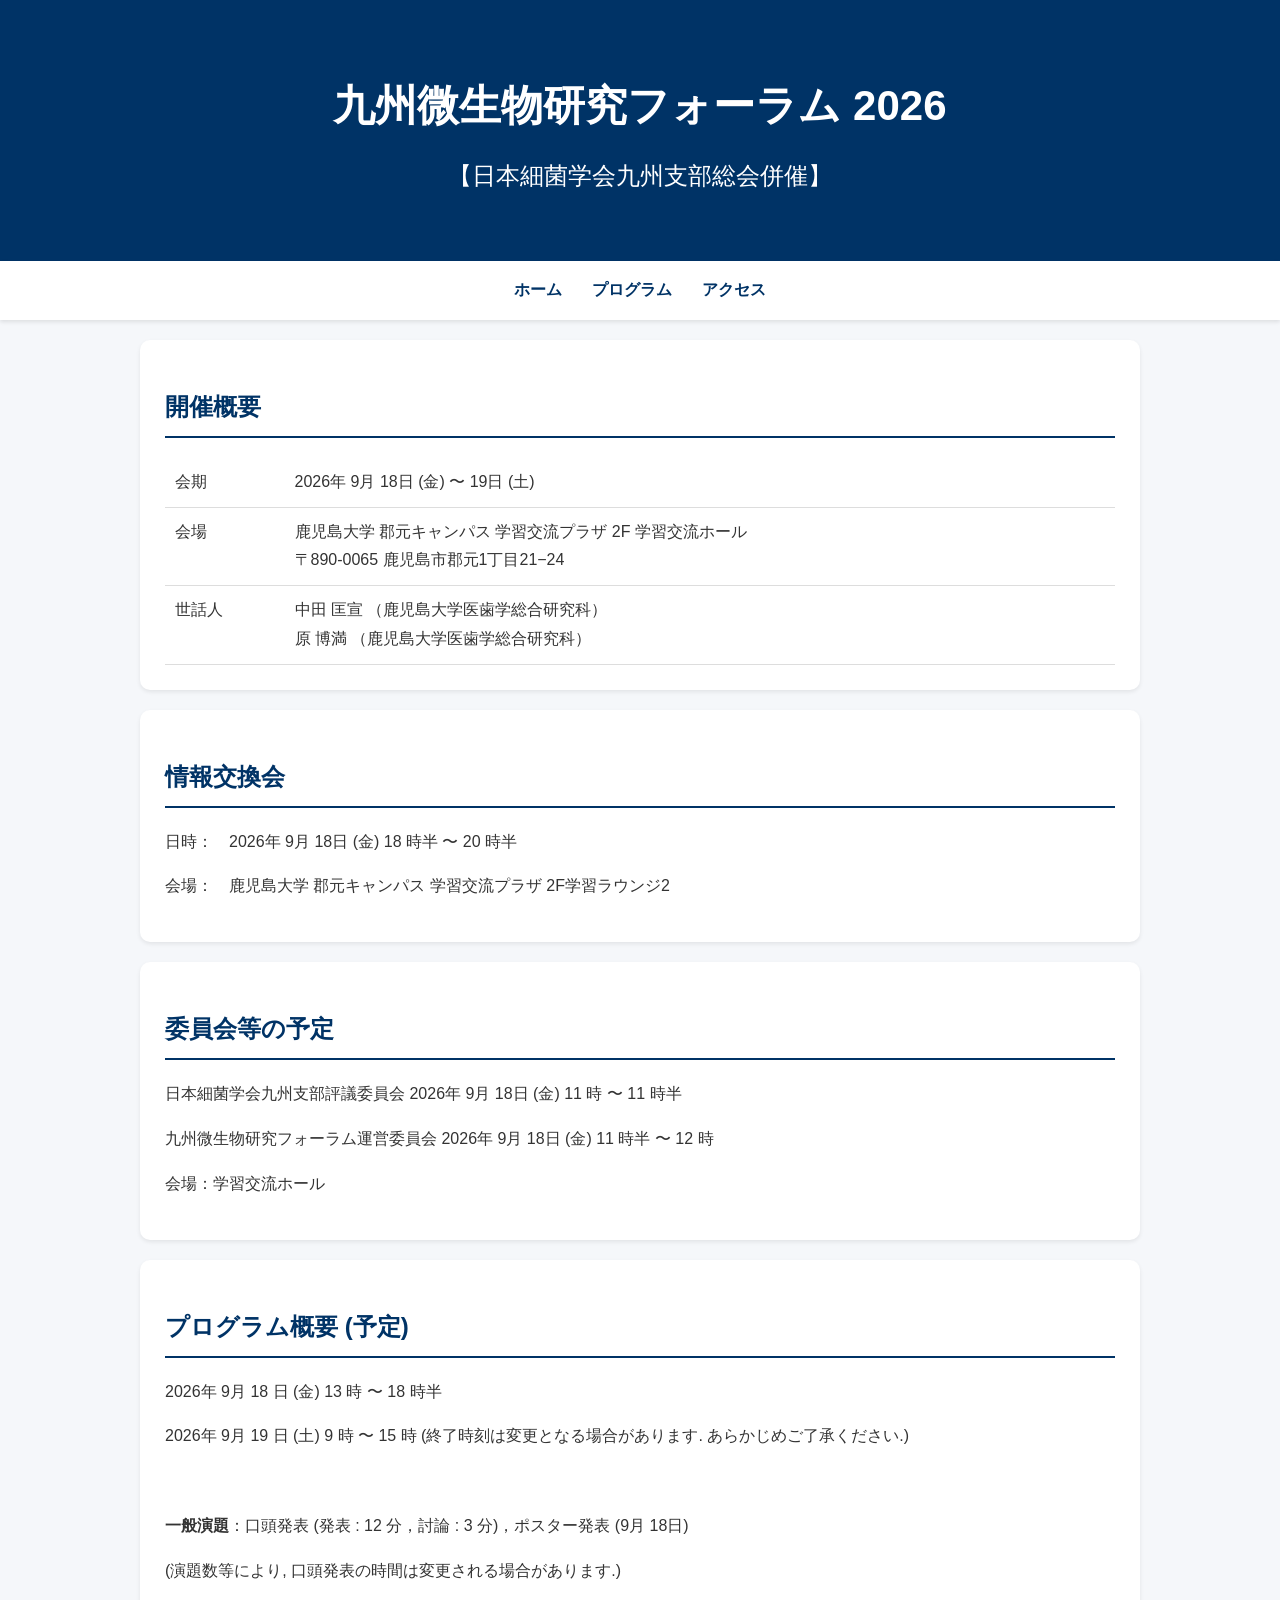
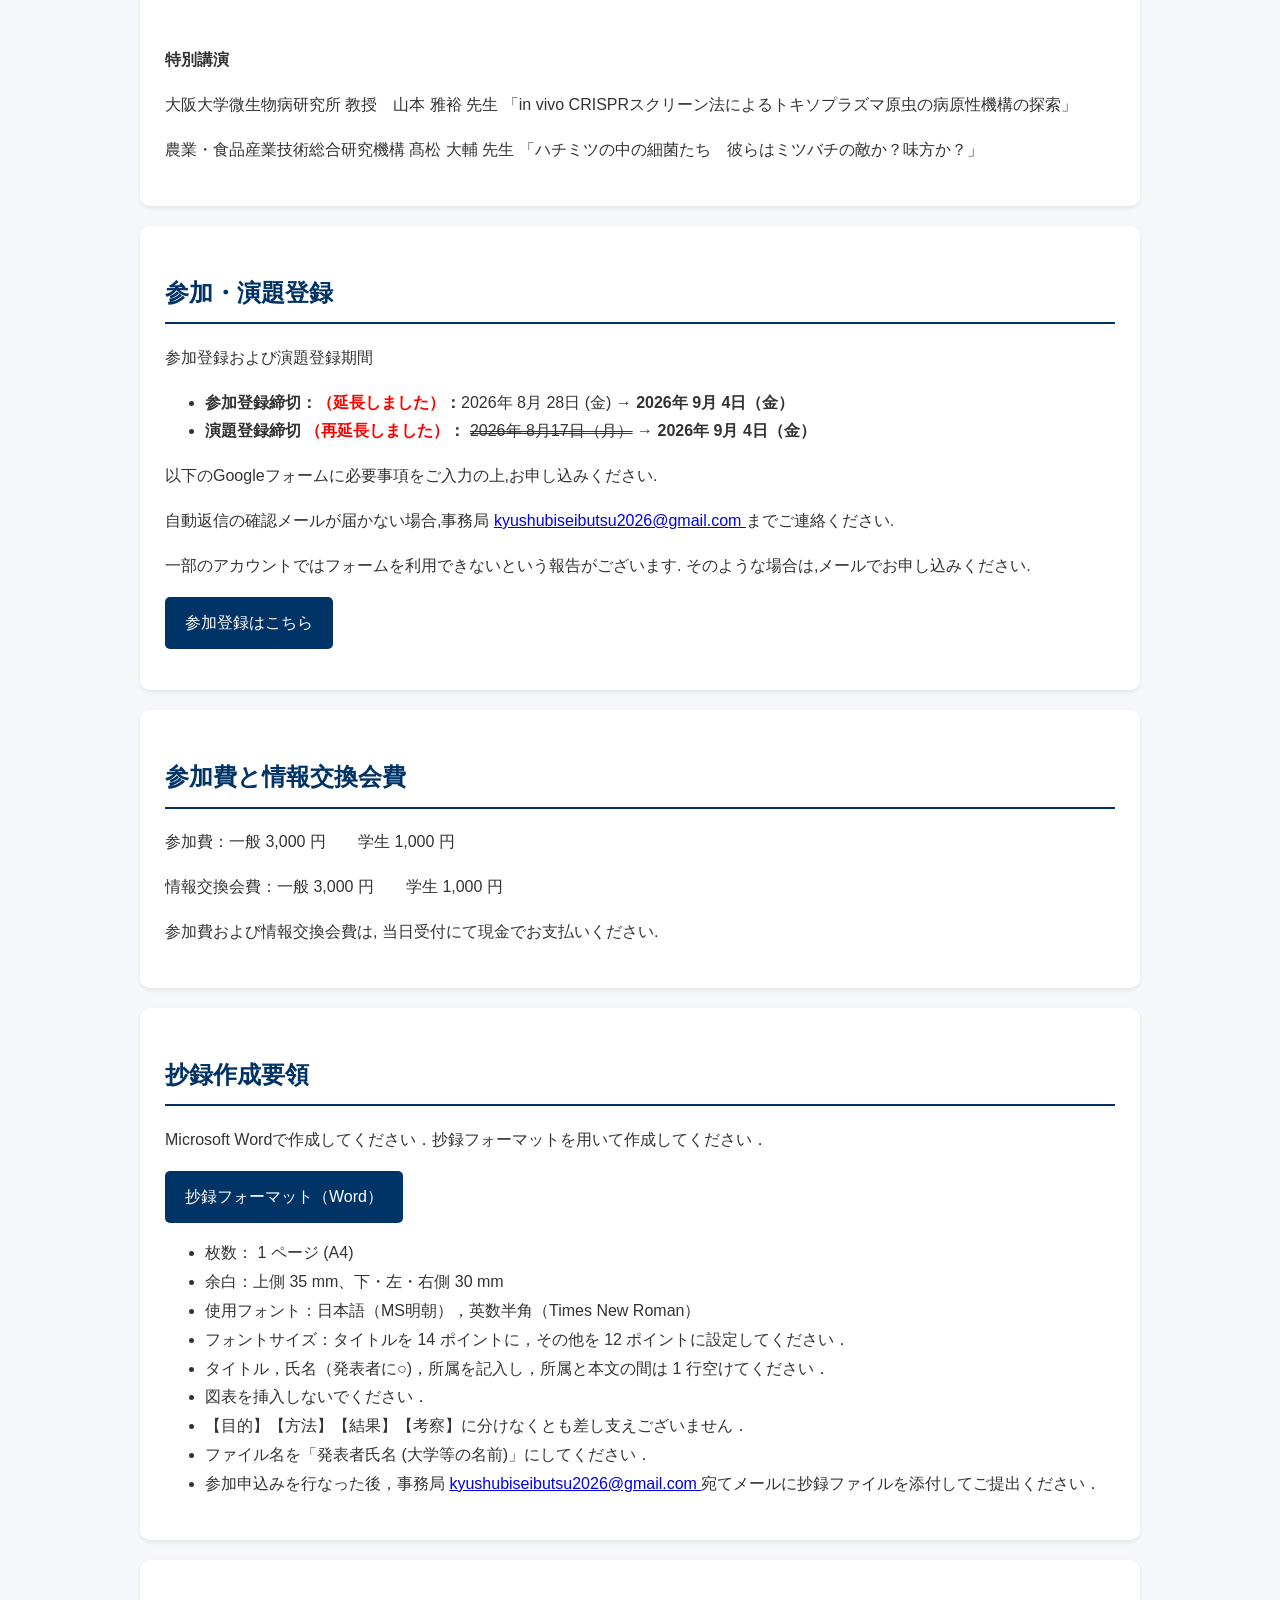
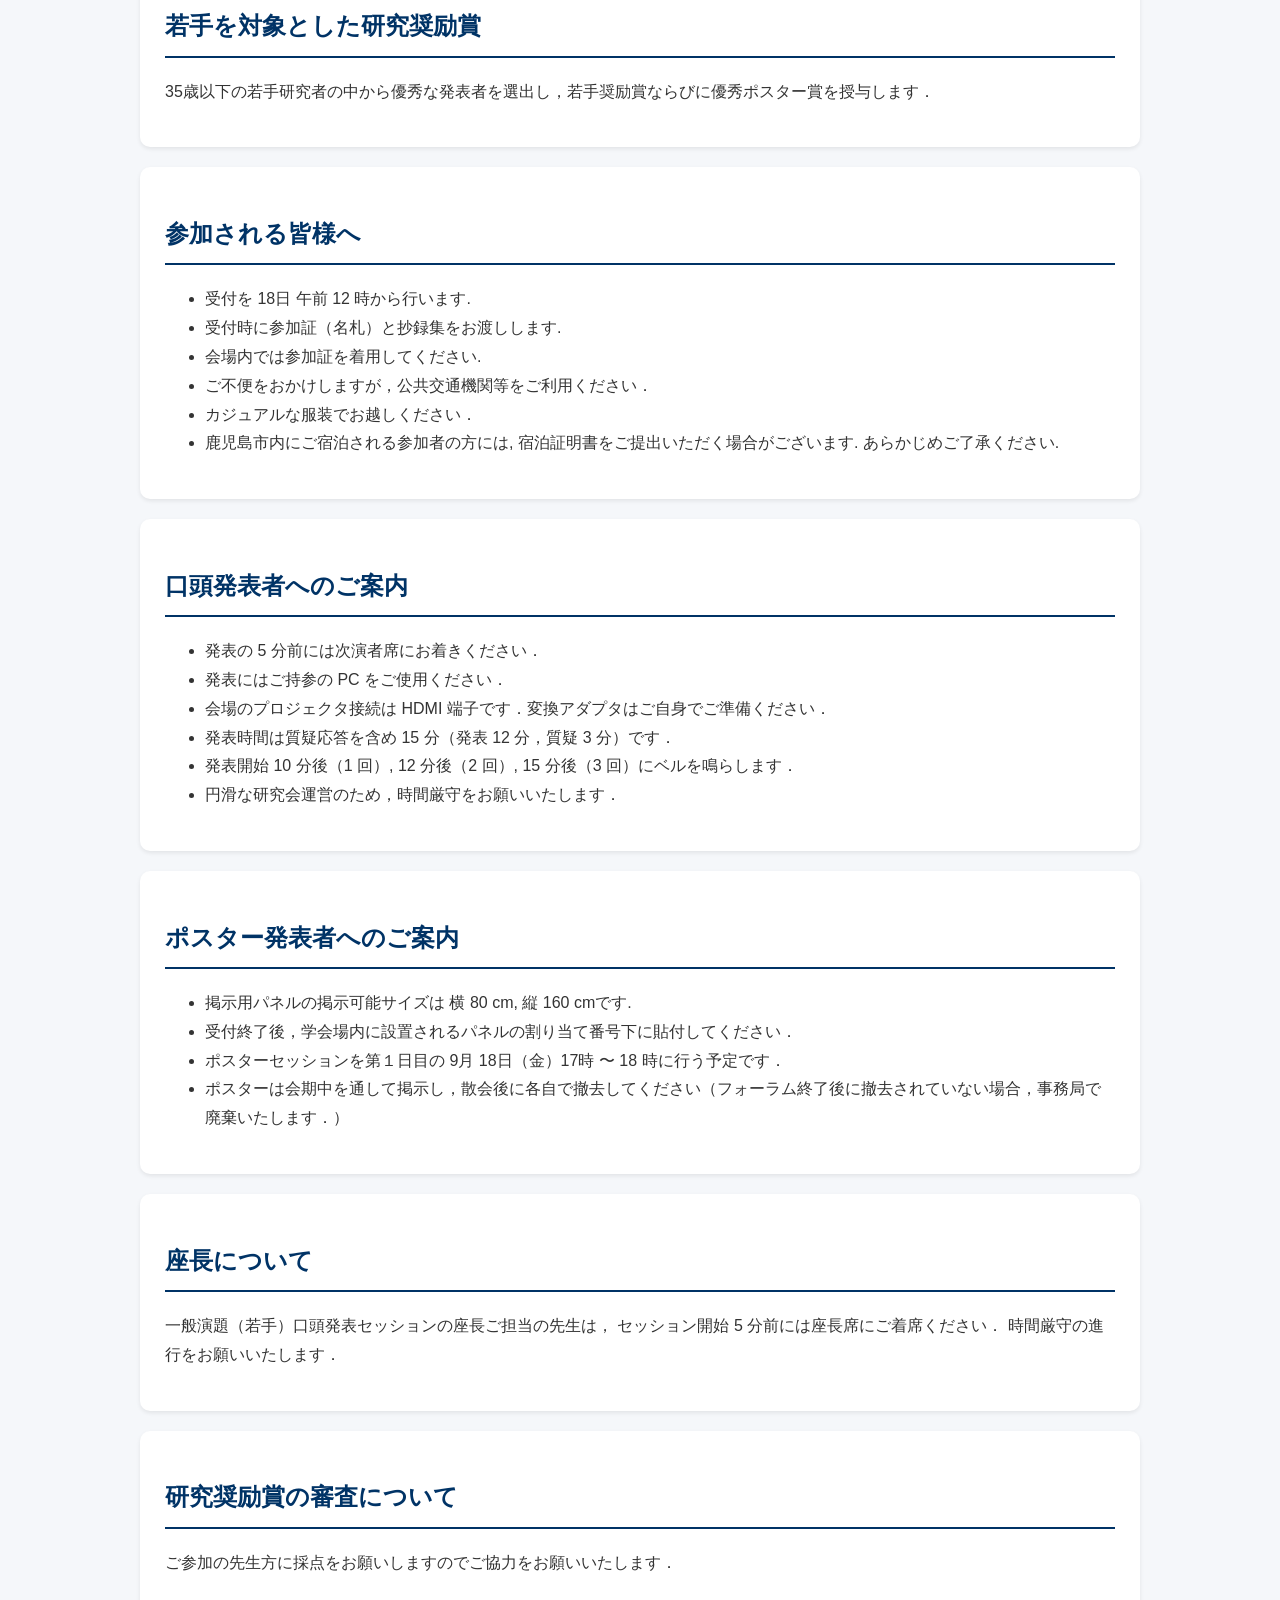
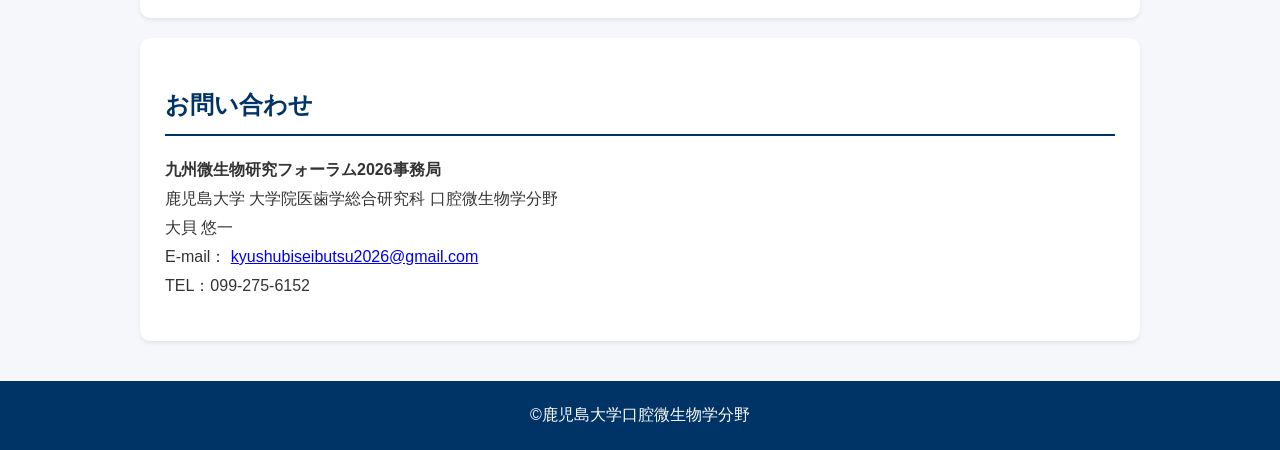
<file: index.html>
<!DOCTYPE html><html lang='ja'><head><meta charset='UTF-8'><meta name='viewport' content='width=device-width, initial-scale=1'><title>【九州微生物研究フォーラム 2026】</title><link rel='stylesheet' href='style.css'></head><body><header><h1>九州微生物研究フォーラム 2026</h1><p>【日本細菌学会九州支部総会併催】</p></header><nav><a href='index.html'>ホーム</a><a href="program.pdf?v=2" target="_blank">プログラム</a><a href="access.html">アクセス</a></nav><div class='container'><section><h2>開催概要</h2><table><tr><td>会期</td><td>2026年 9月 18日 (金) 〜 19日 (土)</td></tr><tr><td>会場</td><td>鹿児島大学 郡元キャンパス 学習交流プラザ 2F 学習交流ホール<br>
    〒890-0065 鹿児島市郡元1丁目21−24</td></tr><tr>
    <td>世話人</td>
    <td>
        中田 匡宣 （鹿児島大学医歯学総合研究科）<br>
        原 博満 （鹿児島大学医歯学総合研究科）
    </td>
</tr></table></section> 
    
        <section>

<h2>情報交換会</h2>

<p>日時：　2026年 9月 18日 (金) 18 時半 〜 20 時半<p>
<p>会場：　鹿児島大学 郡元キャンパス 学習交流プラザ 2F学習ラウンジ2<p>
</a>
</p>

</section>

    <section>

<h2>委員会等の予定</h2>

<p>⽇本細菌学会九州⽀部評議委員会		2026年 9月 18日 (金) 11 時 〜 11 時半<p>
<p>九州微⽣物研究フォーラム運営委員会	2026年 9月 18日 (金) 11 時半 〜 12 時<p>
<p>会場：学習交流ホール<p>
</a>
</p>

</section>
 <section>

<h2>プログラム概要 (予定)</h2>

<p>2026年 9月 18 日 (金) 13 時 〜 18 時半<p>
<p>2026年 9月 19 日 (土)  9 時 〜 15 時 (終了時刻は変更となる場合があります. あらかじめご了承ください.)<p>
<br>
<p><strong>一般演題</strong>：⼝頭発表 (発表 : 12 分，討論 : 3 分)，ポスター発表 (9月 18日)<p>
<p>(演題数等により, 口頭発表の時間は変更される場合があります.)<p>
<br>
<p><strong>特別講演</strong><p>
<p>大阪⼤学微生物病研究所 教授　山本 雅裕 先生 「in vivo CRISPRスクリーン法によるトキソプラズマ原虫の病原性機構の探索」<p>
<p>農業・食品産業技術総合研究機構 髙松 大輔 先生 「ハチミツの中の細菌たち　彼らはミツバチの敵か？味方か？」<p>

</a>
</p>

</section>
    
<section>

        
<h2>参加・演題登録</h2>

<p>
参加登録および演題登録期間
</p>

<ul>
<li><strong>参加登録締切：<span style="color:red;">（延長しました）</span>：</strong>2026年 8月 28日 (金) </span>
→ <strong>2026年 9月 4日（金）</strong>
<li>
<strong>演題登録締切
<span style="color:red;">（再延長しました）</span>：</strong>
<span style="text-decoration: line-through double;">2026年 8月17日（月）</span>
→ <strong>2026年 9月 4日（金）</strong>
</li>
</ul>
<p>以下のGoogleフォームに必要事項をご入力の上,お申し込みください.</p>

<p>
自動返信の確認メールが届かない場合,事務局
<a href="mailto:kyushubiseibutsu2026@gmail.com">
kyushubiseibutsu2026@gmail.com
</a>
までご連絡ください.
</p>

<p>
一部のアカウントではフォームを利用できないという報告がございます.
そのような場合は,メールでお申し込みください.
</p>

<p>
<a class="button"
href="https://docs.google.com/forms/d/e/1FAIpQLSeAjOQt9q2JdLHjwe0uo69I0bafRAkmYqGtOUrMyiqI8E81Ig/viewform?usp=header"
target="_blank">
参加登録はこちら
</a>

&nbsp;&nbsp;

</p>


</section>

     <section>

<h2>参加費と情報交換会費</h2>
         
<p>参加費：一般 3,000 円　　学生 1,000 円<p>
<p>情報交換会費：一般 3,000 円　　学生 1,000 円<p>
<p>参加費および情報交換会費は, 当日受付にて現金でお支払いください.<p>
</a>
</p>

</section>
          <section>

<h2>抄録作成要領</h2>

<p>
Microsoft Wordで作成してください．抄録フォーマットを用いて作成してください．
</p>
<a class="button"
href="Abstract.docx"
target="_blank">
抄録フォーマット（Word）
</a>
</p>
<ul>
<li>枚数： 1 ページ (A4)</li>
<li>余白：上側 35 mm、下・左・右側 30 mm</li>
<li>使用フォント：日本語（MS明朝），英数半角（Times New Roman）</li>
<li>フォントサイズ：タイトルを 14 ポイントに，その他を 12 ポイントに設定してください．</li>
<li>タイトル，氏名（発表者に○)，所属を記入し，所属と本文の間は 1 行空けてください．</li>
<li>図表を挿入しないでください．</li>
<li>【目的】【方法】【結果】【考察】に分けなくとも差し支えございません．</li>
<li>ファイル名を「発表者氏名 (大学等の名前)」にしてください．</li>
<li>参加申込みを行なった後，事務局 <a href="mailto:kyushubiseibutsu2026@gmail.com">
kyushubiseibutsu2026@gmail.com
</a> 宛てメールに抄録ファイルを添付してご提出ください．</li>
</ul>

</a>
</p>

</section>

      <section>
<h2>若手を対象とした研究奨励賞</h2>

<p>35歳以下の若手研究者の中から優秀な発表者を選出し，若手奨励賞ならびに優秀ポスター賞を授与します．<p>
</a>
</p>

</section>
<section>

<h2>参加される皆様へ</h2>

<ul>
<li>受付を 18日 午前 12 時から行います.</li>
<li>受付時に参加証（名札）と抄録集をお渡しします.</li>
<li>会場内では参加証を着用してください.</li>
<li>ご不便をおかけしますが，公共交通機関等をご利用ください．</li>
<li>カジュアルな服装でお越しください．</li>
<li>鹿児島市内にご宿泊される参加者の方には, 宿泊証明書をご提出いただく場合がございます. あらかじめご了承ください.</li>
</ul>

</section>   

<section>

<h2>口頭発表者へのご案内</h2>

<ul>
<li>発表の 5 分前には次演者席にお着きください．</li>
<li>発表にはご持参の PC をご使用ください．</li>
<li>会場のプロジェクタ接続は HDMI 端子です．変換アダプタはご自身でご準備ください．</li>
<li>発表時間は質疑応答を含め 15 分（発表 12 分，質疑 3 分）です．</li>
<li>発表開始 10 分後（1 回）, 12 分後（2 回）, 15 分後（3 回）にベルを鳴らします．</li>
<li>円滑な研究会運営のため，時間厳守をお願いいたします．</li>
</ul>

</section> 
    
<section>

<h2>ポスター発表者へのご案内</h2>

<ul>
<li>掲示用パネルの掲示可能サイズは 横 80 cm, 縦 160 cmです.</li>
<li>受付終了後，学会場内に設置されるパネルの割り当て番号下に貼付してください．</li>
<li>ポスターセッションを第１日目の 9月 18日（金）17時 〜 18 時に行う予定です．</li>
<li>ポスターは会期中を通して掲示し，散会後に各自で撤去してください（フォーラム終了後に撤去されていない場合，事務局で廃棄いたします．）</li>
</ul>

</section> 
  <section>
<h2>座長について</h2>

<p>一般演題（若手）口頭発表セッションの座長ご担当の先生は，
セッション開始 5 分前には座長席にご着席ください．
時間厳守の進行をお願いいたします．
<p>
</a>
</p>   
</section>
    
<section>
<h2>研究奨励賞の審査について</h2>

<p>ご参加の先生方に採点をお願いしますのでご協力をお願いいたします．
<p>
</a>
</p>   
</section>

<section>
<h2>お問い合わせ</h2>

<p>
<strong>九州微生物研究フォーラム2026事務局</strong><br>
鹿児島大学 大学院医歯学総合研究科 口腔微生物学分野<br>
大貝 悠一<br>
E-mail：
<a href="mailto:kyushubiseibutsu2026@gmail.com">
kyushubiseibutsu2026@gmail.com
</a><br>
TEL：099-275-6152
</p>

</section>
</p></section></div><footer>©鹿児島大学口腔微生物学分野</footer></body></html>
</file>
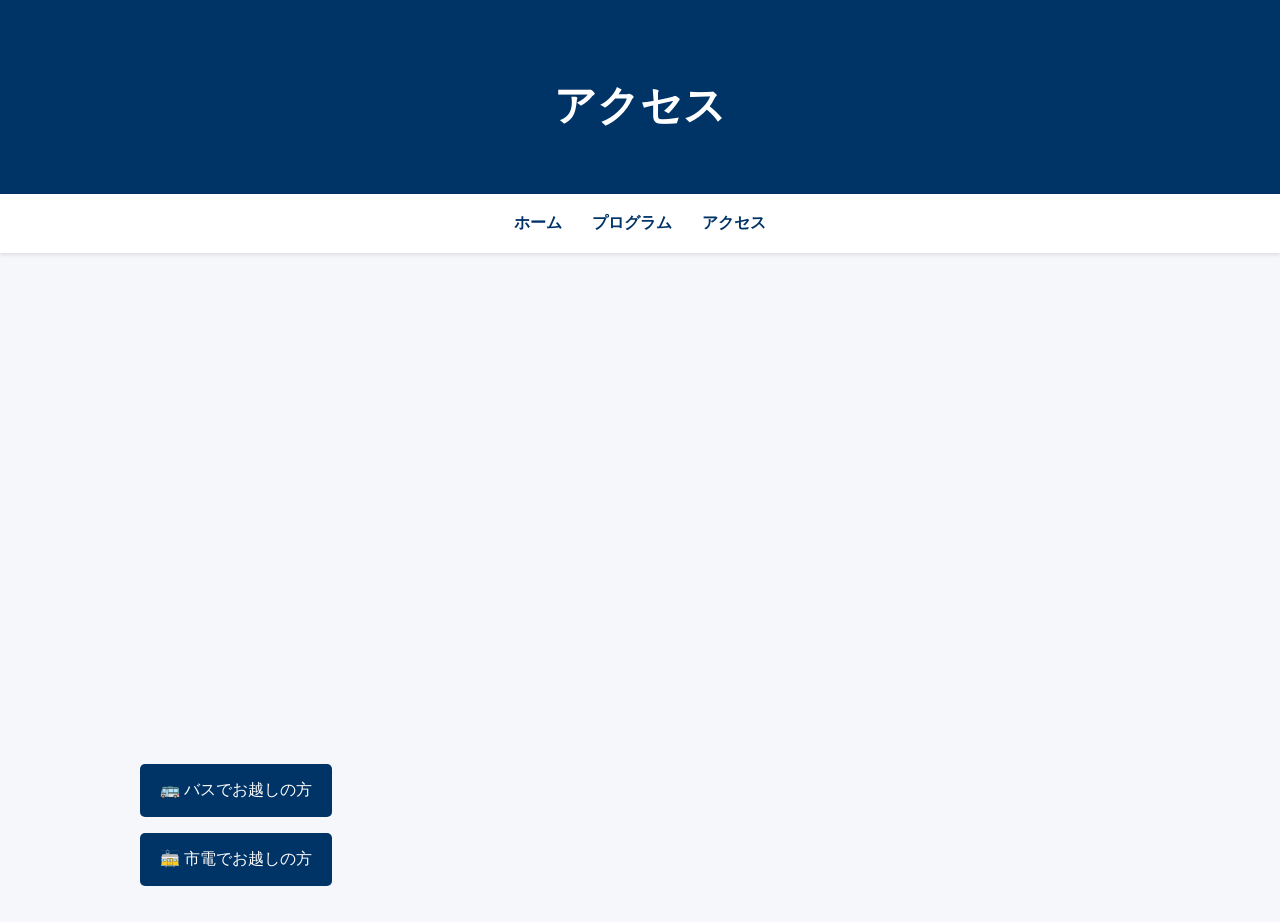
<file: access.html>
<!DOCTYPE html><html lang='ja'><head><meta charset='UTF-8'><title>アクセス</title><link rel='stylesheet' href='style.css'></head><body><header><h1>アクセス</h1></header><nav><a href='index.html'>ホーム</a><a href="program.pdf?v=2" target="_blank">プログラム</a><a href='access.html'>アクセス</a></nav><div class='container'><p>

  
<iframe src="https://www.google.com/maps/embed?pb=!1m16!1m12!1m3!1d3260.8092088719063!2d130.54178070364296!3d31.57131691807651!2m3!1f0!2f0!3f0!3m2!1i1024!2i768!4f13.1!2m1!1z5a2m57-S5Lqk5rWB44OX44Op44K2!5e0!3m2!1sja!2sjp!4v1782798594949!5m2!1sja!2sjp" width="600" height="450" style="border:0;" allowfullscreen="" loading="lazy" referrerpolicy="strict-origin-when-cross-origin"></iframe>
</p>

<p>
<a class="button" href="bus.pdf" target="_blank">
🚌 バスでお越しの方
</a>
</p>

<p>
<a class="button" href="tram.pdf" target="_blank">
🚋 市電でお越しの方
</a>
</p></section></div></body></html>
</file>
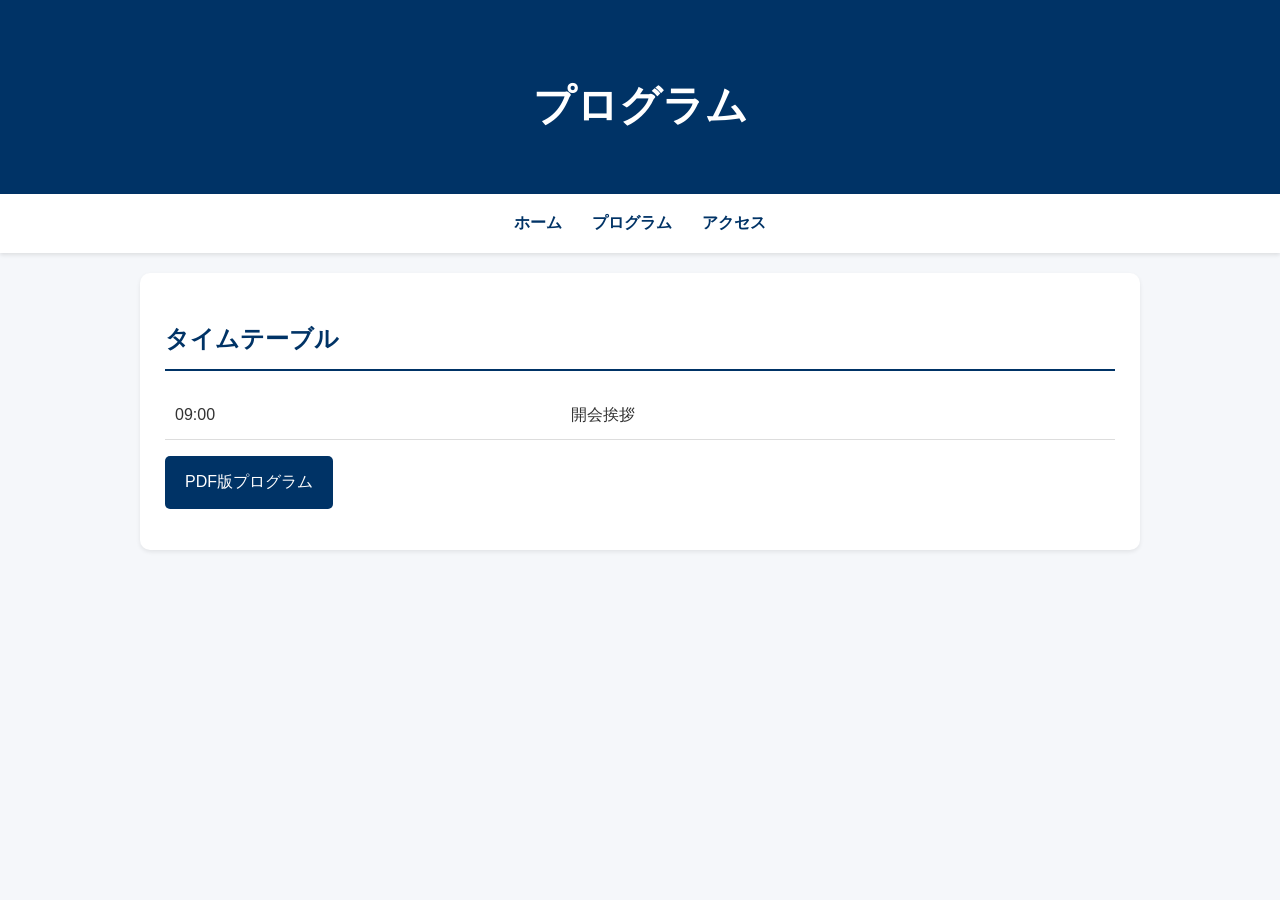
<file: program.html>
<!DOCTYPE html><html lang='ja'><head><meta charset='UTF-8'><title>プログラム</title><link rel='stylesheet' href='style.css'></head><body><header><h1>プログラム</h1></header><nav><a href='index.html'>ホーム</a><a href='program.html'>プログラム</a><a href='access.html'>アクセス</a></nav><div class='container'><section><h2>タイムテーブル</h2><table><tr><td>09:00</td><td>開会挨拶</td></tr></table><p><a class='button' href='program.pdf'>PDF版プログラム</a></p></section></div></body></html>
</file>
<file: style.css>
body{
    font-family: "Yu Gothic", sans-serif;
    margin:0;
    background:#f5f7fa;
    color:#333;
    line-height:1.8;
}
header{background:#003366;color:white;padding:40px 20px;text-align:center;}
header h1{
    font-size:42px;
    margin-bottom:10px;
}

header p{
    font-size:24px;
    margin-top:0;
}
nav{background:white;text-align:center;padding:15px;box-shadow:0 2px 4px rgba(0,0,0,0.1);}
nav a{margin:0 15px;text-decoration:none;color:#003366;font-weight:bold;}
.container{max-width:1000px;margin:auto;padding:20px;}
section{background:white;padding:25px;margin-bottom:20px;border-radius:10px;box-shadow:0 2px 4px rgba(0,0,0,0.08);}
h2{color:#003366;border-bottom:2px solid #003366;padding-bottom:8px;}
.button{display:inline-block;background:#003366;color:white;padding:12px 20px;text-decoration:none;border-radius:5px;}
table{width:100%;border-collapse:collapse;}
td{padding:10px;border-bottom:1px solid #ddd;vertical-align: top;}
footer{background:#003366;color:white;text-align:center;padding:20px;}
</file>
